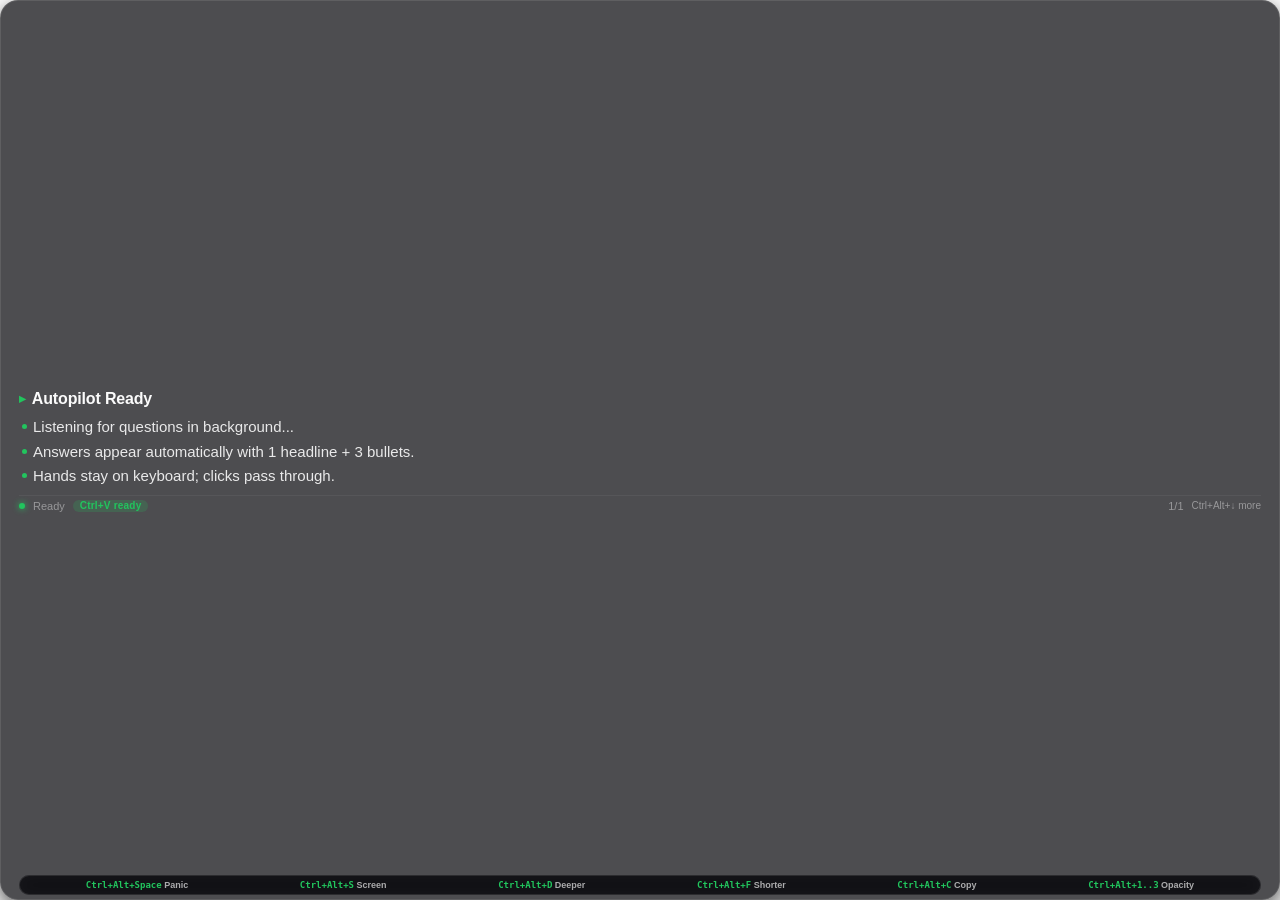
<file: panels/prompter.html>
<!DOCTYPE html>
<html lang="en">
<head>
  <meta charset="UTF-8">
  <meta name="viewport" content="width=device-width, initial-scale=1.0">
  <title>Prompter</title>
  <link rel="stylesheet" href="../src/styles/tokens.css">
  <link rel="stylesheet" href="../src/styles/panel.css">
  <style>
    * {
      box-sizing: border-box;
      margin: 0;
      padding: 0;
    }
    html, body {
      width: 100%;
      height: 100%;
      overflow: hidden;
      background: transparent;
      user-select: none;
      -webkit-user-select: none;
    }
    .prompter-container {
      width: 100%;
      height: 100vh;
      display: flex;
      flex-direction: column;
      justify-content: center;
      padding: 12px 18px;
      background: var(--surface-1);
      backdrop-filter: var(--blur-panel);
      -webkit-backdrop-filter: var(--blur-panel);
      border: 1px solid var(--border-1);
      border-radius: var(--r-panel);
      box-shadow: var(--shadow-panel);
      transition: opacity 400ms ease, background 200ms ease, border-color 200ms ease;
      position: relative;
    }
    .prompter-container.is-stale {
      opacity: 0.35;
    }
    .prompter-container.is-speculative .ph {
      opacity: 0.55;
      font-style: italic;
    }

    /* Main prompter view */
    .p-view {
      display: flex;
      flex-direction: column;
      gap: 6px;
      width: 100%;
    }

    /* Headline */
    .ph {
      font: 700 16px/1.35 var(--font);
      color: var(--text-0);
      letter-spacing: -0.01em;
      white-space: nowrap;
      overflow: hidden;
      text-overflow: ellipsis;
      min-height: 22px;
      display: flex;
      align-items: center;
      gap: 6px;
    }
    .ph-icon {
      color: var(--accent);
      font-size: 13px;
      flex: 0 0 auto;
    }

    /* Bullets */
    .pb {
      margin: 0;
      padding: 0;
      list-style: none;
      display: flex;
      flex-direction: column;
      gap: 3px;
      min-height: 66px;
    }
    .pb li {
      font: 500 15px/1.45 var(--font);
      color: var(--text-1);
      padding-left: 14px;
      position: relative;
      white-space: nowrap;
      overflow: hidden;
      text-overflow: ellipsis;
    }
    .pb li::before {
      content: '';
      position: absolute;
      left: 3px;
      top: 8px;
      width: 5px;
      height: 5px;
      border-radius: 50%;
      background: var(--accent);
    }
    .pb li.enter {
      animation: slide 180ms cubic-bezier(.2, .8, .2, 1);
    }
    @keyframes slide {
      from {
        opacity: 0;
        transform: translateY(4px);
      }
      to {
        opacity: 1;
        transform: none;
      }
    }

    /* Footer */
    .pf {
      display: flex;
      align-items: center;
      justify-content: space-between;
      font: 500 11px/1 var(--font);
      color: var(--text-3);
      padding-top: 4px;
      margin-top: 2px;
      border-top: 1px solid var(--border-0);
    }
    .pf-left, .pf-right {
      display: flex;
      align-items: center;
      gap: 8px;
    }
    .status-dot {
      width: 6px;
      height: 6px;
      border-radius: 50%;
      background: var(--accent);
      box-shadow: 0 0 6px var(--accent);
      display: inline-block;
      transition: background 180ms ease;
    }
    .status-dot.listening {
      background: var(--info);
      box-shadow: 0 0 6px var(--info);
      animation: pulse 1.4s infinite;
    }
    .status-dot.speculative {
      background: var(--warning);
      box-shadow: 0 0 6px var(--warning);
    }
    .status-dot.busy {
      background: var(--accent);
      animation: pulse 0.8s infinite;
    }
    @keyframes pulse {
      0%, 100% { opacity: 1; transform: scale(1); }
      50% { opacity: 0.4; transform: scale(1.3); }
    }
    .copy-badge {
      display: inline-flex;
      align-items: center;
      gap: 4px;
      padding: 1px 7px;
      border-radius: 999px;
      background: color-mix(in srgb, var(--accent) 18%, transparent);
      color: var(--accent);
      font-weight: 700;
      font-size: 10px;
      letter-spacing: 0.02em;
    }
    .more-hint {
      color: var(--text-3);
      font-size: 10px;
    }

    /* Expandable Detail View */
    .p-detail {
      display: flex;
      position: absolute;
      top: 0;
      left: 0;
      right: 0;
      bottom: 0;
      background: var(--surface-1);
      border-radius: var(--r-panel);
      padding: 14px 18px;
      overflow-y: auto;
      z-index: 10;
      flex-direction: column;
      gap: 8px;
      opacity: 0;
      pointer-events: none;
      transition: opacity 180ms ease;
    }
    .p-detail.open {
      opacity: 1;
      pointer-events: auto;
    }
    .p-detail-head {
      display: flex;
      justify-content: space-between;
      align-items: center;
      font: 700 13px/1 var(--font);
      color: var(--text-0);
      border-bottom: 1px solid var(--border-1);
      padding-bottom: 6px;
    }
    .p-detail-content {
      font: 400 13px/1.6 var(--font);
      color: var(--text-1);
      white-space: pre-wrap;
      word-break: break-word;
    }
    .p-detail-code {
      font: 500 12px/1.5 var(--font-mono);
      background: rgba(0, 0, 0, 0.4);
      padding: 10px;
      border-radius: var(--r-card);
      border: 1px solid var(--border-1);
      color: #e2e8f0;
      max-height: 220px;
      overflow-y: auto;
    }

    /* Hint bar shown on holding Alt */
    .hint-bar {
      position: absolute;
      bottom: 4px;
      left: 18px;
      right: 18px;
      height: 20px;
      background: var(--surface-hud);
      border: 1px solid var(--border-1);
      border-radius: 999px;
      display: flex;
      align-items: center;
      justify-content: space-around;
      padding: 0 10px;
      font: 600 9px/1 var(--font);
      color: var(--text-2);
      z-index: 20;
      backdrop-filter: blur(8px);
      animation: fadeIn 120ms ease;
    }
    .hint-bar kbd {
      color: var(--accent);
      font-weight: 700;
    }
    @keyframes fadeIn {
      from { opacity: 0; transform: translateY(3px); }
      to { opacity: 1; transform: translateY(0); }
    }
  </style>
</head>
<body>
  <div class="prompter-container" id="prompter">
    <!-- Condensed Strip View -->
    <div class="p-view" id="pView">
      <div class="ph" id="headline">
        <span class="ph-icon">▸</span>
        <span id="headlineText">Autopilot Ready</span>
      </div>
      <ul class="pb" id="bullets">
        <li>Listening for questions in background...</li>
        <li>Answers appear automatically with 1 headline + 3 bullets.</li>
        <li>Hands stay on keyboard; clicks pass through.</li>
      </ul>
      <div class="pf">
        <div class="pf-left">
          <span class="status-dot" id="statusDot" title="Autopilot state"></span>
          <span id="stateLabel">Ready</span>
          <span class="copy-badge" id="copyBadge" hidden>Ctrl+V ready</span>
        </div>
        <div class="pf-right">
          <span id="pager">1/1</span>
          <span class="more-hint" id="moreHint">Ctrl+Alt+↓ more</span>
        </div>
      </div>
    </div>

    <!-- Expanded Detail / Code View -->
    <div class="p-detail" id="pDetail">
      <div class="p-detail-head">
        <span id="detailTitle">Full Detail</span>
        <span style="font-size: 10px; color: var(--text-3);">Ctrl+Alt+↑ to return</span>
      </div>
      <div class="p-detail-content" id="detailContent"></div>
    </div>

    <!-- Alt-hold Cheat-Sheet Hint Bar -->
    <div class="hint-bar" id="hintBar" hidden>
      <span><kbd>Ctrl+Alt+Space</kbd> Panic</span>
      <span><kbd>Ctrl+Alt+S</kbd> Screen</span>
      <span><kbd>Ctrl+Alt+D</kbd> Deeper</span>
      <span><kbd>Ctrl+Alt+F</kbd> Shorter</span>
      <span><kbd>Ctrl+Alt+C</kbd> Copy</span>
      <span><kbd>Ctrl+Alt+1..3</kbd> Opacity</span>
    </div>
  </div>

  <script>
    (function () {
      const container = document.getElementById('prompter');
      const headlineText = document.getElementById('headlineText');
      const bulletsList = document.getElementById('bullets');
      const statusDot = document.getElementById('statusDot');
      const stateLabel = document.getElementById('stateLabel');
      const copyBadge = document.getElementById('copyBadge');
      const pager = document.getElementById('pager');
      const pDetail = document.getElementById('pDetail');
      const detailTitle = document.getElementById('detailTitle');
      const detailContent = document.getElementById('detailContent');
      const hintBar = document.getElementById('hintBar');

      // History buffer for Ctrl+Alt+Left / Ctrl+Alt+Right navigation
      const history = [];
      let historyIndex = -1;
      let isDetailOpen = false;
      let staleTimer = null;
      let isSpeculative = false;

      // Maximum word budgets per spec
      const MAX_HEADLINE_WORDS = 10;
      const MAX_BULLET_WORDS = 14;

      function resetStaleTimer() {
        container.classList.remove('is-stale');
        clearTimeout(staleTimer);
        staleTimer = setTimeout(() => {
          container.classList.add('is-stale');
        }, 25000); // 25s inactivity fade
      }

      function truncateWords(str, maxWords) {
        if (!str) return '';
        const words = str.trim().split(/\s+/);
        if (words.length <= maxWords) return str;
        return words.slice(0, maxWords).join(' ') + '...';
      }

      function updatePager() {
        if (history.length === 0) {
          pager.textContent = '0/0';
        } else {
          pager.textContent = `${historyIndex + 1}/${history.length}`;
        }
      }

      function renderAnswer(item, isStreaming = false) {
        resetStaleTimer();
        if (!item) return;

        // Headline
        const rawHeadline = item.headline || 'Analyzing...';
        headlineText.textContent = truncateWords(rawHeadline.replace(/^HEADLINE:\s*/i, ''), MAX_HEADLINE_WORDS);

        // Bullets
        bulletsList.innerHTML = '';
        const bullets = item.bullets || [];
        bullets.slice(0, 3).forEach((bulletText, i) => {
          const li = document.createElement('li');
          const cleanText = bulletText.replace(/^-\s*/, '').trim();
          li.textContent = truncateWords(cleanText, MAX_BULLET_WORDS);
          li.className = 'enter';
          bulletsList.appendChild(li);
        });

        // Copy badge
        if (item.code) {
          const lineCount = item.code.trim().split('\n').length;
          const isMac = navigator.platform.toUpperCase().indexOf('MAC') >= 0;
          copyBadge.textContent = `${isMac ? '⌘V' : 'Ctrl+V'} ready · ${lineCount}L`;
          copyBadge.hidden = false;
        } else {
          copyBadge.hidden = true;
        }

        // Detail view preparation
        detailTitle.textContent = item.headline || 'Detail View';
        let detailHtml = '';
        if (item.bullets && item.bullets.length > 0) {
          detailHtml += '<div style="margin-bottom:8px;">' + item.bullets.map(b => '• ' + b).join('<br>') + '</div>';
        }
        if (item.code) {
          detailHtml += `<div class="p-detail-code">${escapeHtml(item.code)}</div>`;
        }
        if (item.fullText && !item.code && (!item.bullets || item.bullets.length === 0)) {
          detailHtml += `<div style="font-size:13px; line-height:1.5;">${escapeHtml(item.fullText)}</div>`;
        }
        detailContent.innerHTML = detailHtml;

        // Speculative styling
        if (item.isSpeculative) {
          container.classList.add('is-speculative');
          statusDot.className = 'status-dot speculative';
          stateLabel.textContent = 'Speculative...';
        } else {
          container.classList.remove('is-speculative');
          statusDot.className = 'status-dot';
          stateLabel.textContent = isStreaming ? 'Streaming...' : 'Ready';
        }
      }

      function escapeHtml(text) {
        return String(text)
          .replace(/&/g, '&amp;')
          .replace(/</g, '&lt;')
          .replace(/>/g, '&gt;')
          .replace(/"/g, '&quot;');
      }

      function pushAnswer(item) {
        history.push(item);
        historyIndex = history.length - 1;
        updatePager();
        renderAnswer(item);
      }

      // IPC Listeners from preload
      if (window.electronAPI) {
        // Stream start
        window.electronAPI.receive?.('prompter:stream-start', (data) => {
          resetStaleTimer();
          statusDot.className = 'status-dot busy';
          stateLabel.textContent = 'Thinking...';
          renderAnswer({
            headline: data.headline || 'Generating answer...',
            bullets: [],
            isSpeculative: !!data.isSpeculative
          }, true);
        });

        // Stream delta / chunk
        window.electronAPI.receive?.('prompter:stream-delta', (data) => {
          resetStaleTimer();
          if (data.headline) {
            headlineText.textContent = truncateWords(data.headline.replace(/^HEADLINE:\s*/i, ''), MAX_HEADLINE_WORDS);
          }
          if (data.bullets && Array.isArray(data.bullets)) {
            bulletsList.innerHTML = '';
            data.bullets.slice(0, 3).forEach((b) => {
              const li = document.createElement('li');
              li.textContent = truncateWords(b.replace(/^-\s*/, '').trim(), MAX_BULLET_WORDS);
              bulletsList.appendChild(li);
            });
          }
        });

        // Final payload
        window.electronAPI.receive?.('prompter:update', (data) => {
          pushAnswer(data);
        });

        // No problem found escape hatch
        window.electronAPI.receive?.('prompter:no-problem', () => {
          pushAnswer({
            headline: 'No problem detected',
            bullets: [
              'No clear coding question or stack trace found.',
              'Ctrl+Alt+S to capture screen again.',
              'Ctrl+Alt+W to whisper a direct question.'
            ]
          });
        });

        // State update
        window.electronAPI.receive?.('prompter:state', (state) => {
          if (state.listening) {
            statusDot.className = 'status-dot listening';
            stateLabel.textContent = 'Listening...';
          } else {
            statusDot.className = 'status-dot';
            stateLabel.textContent = 'Ready';
          }
        });

        // Navigation chords
        window.electronAPI.receive?.('prompter:action', (action) => {
          if (action === 'toggle-more') {
            isDetailOpen = !isDetailOpen;
            pDetail.classList.toggle('open', isDetailOpen);
            // Detail drawer overlays in-place. Never resize the window —
            // a strip that grows on every answer draws the eye.
          } else if (action === 'close-more') {
            isDetailOpen = false;
            pDetail.classList.remove('open');
          } else if (action === 'prev') {
            if (historyIndex > 0) {
              historyIndex--;
              updatePager();
              renderAnswer(history[historyIndex]);
            }
          } else if (action === 'next') {
            if (historyIndex < history.length - 1) {
              historyIndex++;
              updatePager();
              renderAnswer(history[historyIndex]);
            }
          }
        });

        // Blackout mode
        window.electronAPI.onBlackout?.((isBlackout) => {
          document.documentElement.classList.toggle('blackout', !!isBlackout);
        });
      }

      // Alt key detection for quick cheat-sheet hint bar
      window.addEventListener('keydown', (e) => {
        if (e.key === 'Alt') {
          hintBar.hidden = false;
        }
      });
      window.addEventListener('keyup', (e) => {
        if (e.key === 'Alt') {
          hintBar.hidden = true;
        }
      });

      // Initial stale timer
      resetStaleTimer();
    })();
  </script>
</body>
</html>
</file>
<file: src/styles/tokens.css>
/* OpenCluely Smog-grade Design Tokens */

:root {
  /* Typography */
  --font: 'Inter', -apple-system, BlinkMacSystemFont, 'Segoe UI', Roboto, Helvetica, Arial, sans-serif;
  --font-mono: 'JetBrains Mono', 'Fira Code', ui-monospace, SFMono-Regular, Menlo, Monaco, Consolas, monospace;

  /* Accent & Status Colors */
  --accent: #22c55e;
  --accent-rgb: 34, 197, 94;
  --danger: #ff4757;
  --danger-rgb: 255, 71, 87;
  --info: #3b82f6;
  --info-rgb: 59, 130, 246;
  --warning: #eab308;
  --warning-rgb: 234, 179, 8;

  /* Surfaces (Dark / Default) */
  --surface-1: rgba(18, 18, 22, 0.75);
  --surface-2: rgba(255, 255, 255, 0.05);
  --surface-3: rgba(255, 255, 255, 0.09);
  --surface-hud: rgba(14, 14, 18, 0.82);
  --surface-alpha: 0.75;

  /* Borders */
  --border-1: rgba(255, 255, 255, 0.10);
  --border-0: rgba(255, 255, 255, 0.05);
  --border-focus: rgba(34, 197, 94, 0.5);

  /* Typography / Text */
  --text-0: rgba(255, 255, 255, 0.98);
  --text-1: rgba(255, 255, 255, 0.88);
  --text-2: rgba(255, 255, 255, 0.65);
  --text-3: rgba(255, 255, 255, 0.42);

  /* Radii */
  --r-panel: 18px;
  --r-card: 12px;
  --r-pill: 999px;
  --r-input: 8px;

  /* Blurs (capped for performance) */
  --blur-panel: blur(24px);
  --blur-hud: blur(18px);

  /* Shadows */
  --shadow-hud: 0 8px 32px rgba(0, 0, 0, 0.45), 0 2px 8px rgba(0, 0, 0, 0.25);
  --shadow-panel: 0 16px 40px rgba(0, 0, 0, 0.5), 0 4px 12px rgba(0, 0, 0, 0.3);
  --shadow-1: 0 2px 8px rgba(0, 0, 0, 0.25);

  /* Motion */
  --t: 120ms cubic-bezier(0.2, 0.8, 0.2, 1);
  --t-panel: 180ms cubic-bezier(0.16, 1, 0.3, 1);
}

/* Light Theme Support */
[data-theme="light"] {
  --surface-1: rgba(245, 245, 248, 0.82);
  --surface-2: rgba(0, 0, 0, 0.04);
  --surface-3: rgba(0, 0, 0, 0.08);
  --surface-hud: rgba(255, 255, 255, 0.88);
  --border-1: rgba(0, 0, 0, 0.12);
  --border-0: rgba(0, 0, 0, 0.06);
  --text-0: #0f172a;
  --text-1: #1e293b;
  --text-2: #475569;
  --text-3: #94a3b8;
  --shadow-hud: 0 8px 24px rgba(0, 0, 0, 0.12), 0 2px 6px rgba(0, 0, 0, 0.06);
  --shadow-panel: 0 16px 36px rgba(0, 0, 0, 0.16), 0 4px 10px rgba(0, 0, 0, 0.08);
}

/* Blackout Shortcut / Stealth Maximum Readability Mode */
html.blackout {
  --surface-1: rgba(0, 0, 0, 0.94) !important;
  --surface-2: rgba(255, 255, 255, 0.04) !important;
  --surface-3: rgba(255, 255, 255, 0.08) !important;
  --surface-hud: rgba(0, 0, 0, 0.96) !important;
  --blur-panel: blur(4px) !important;
  --blur-hud: blur(4px) !important;
  --border-1: rgba(255, 255, 255, 0.18) !important;
  --border-0: rgba(255, 255, 255, 0.08) !important;
}

/* Linux Fallback (opaque, no expensive backdrop blur) */
html.platform-linux {
  --surface-1: rgba(12, 12, 14, 0.96);
  --surface-hud: rgba(14, 14, 18, 0.98);
  --blur-panel: none;
  --blur-hud: none;
}
</file>
<file: src/styles/panel.css>
/* OpenCluely Smog-grade Shared Panel Shell */
@import url('./tokens.css');

* {
  box-sizing: border-box;
}

body {
  margin: 0;
  padding: 0;
  background: transparent !important;
  color: var(--text-1);
  font-family: var(--font);
  overflow: hidden;
  user-select: none;
  -webkit-font-smoothing: antialiased;
}

/* Base Panel Container */
.panel {
  display: flex;
  flex-direction: column;
  height: 100vh;
  width: 100vw;
  overflow: hidden;
  background: var(--surface-1);
  backdrop-filter: var(--blur-panel);
  -webkit-backdrop-filter: var(--blur-panel);
  border: 1px solid var(--border-1);
  border-radius: var(--r-panel);
  box-shadow: var(--shadow-panel);
  color: var(--text-1);
  font: 400 13px/1.55 var(--font);
  transition: opacity var(--t-panel), transform var(--t-panel);
}

/* Panel Header */
.panel-head {
  display: flex;
  align-items: center;
  gap: 10px;
  height: 46px;
  padding: 0 14px;
  flex: 0 0 auto;
  border-bottom: 1px solid var(--border-1);
  background: var(--surface-2);
  -webkit-app-region: drag;
  user-select: none;
}

.panel-title {
  display: flex;
  align-items: center;
  gap: 8px;
  font: 600 13px/1 var(--font);
  color: var(--text-0);
  letter-spacing: -0.01em;
}

.panel-title i {
  color: var(--accent);
  font-size: 13px;
}

.panel-head .spacer {
  flex: 1;
}

.panel-head button,
.panel-head .chip,
.panel-head .seg {
  -webkit-app-region: no-drag;
}

/* Panel Body & Footer */
.panel-body {
  flex: 1;
  overflow-y: auto;
  overflow-x: hidden;
  padding: 14px;
  -webkit-app-region: no-drag;
  user-select: text;
}

.panel-foot {
  flex: 0 0 auto;
  padding: 10px 14px;
  border-top: 1px solid var(--border-1);
  background: var(--surface-2);
  -webkit-app-region: no-drag;
}

/* Card-in-Card Architecture */
.card {
  background: var(--surface-2);
  border: 1px solid var(--border-1);
  border-radius: var(--r-card);
  padding: 12px;
  transition: border-color var(--t), background var(--t);
}

.card + .card {
  margin-top: 10px;
}

.card:hover {
  border-color: rgba(255, 255, 255, 0.16);
}

.label {
  font: 600 11px/1 var(--font);
  letter-spacing: 0.06em;
  text-transform: uppercase;
  color: var(--text-3);
  margin-bottom: 8px;
  display: flex;
  align-items: center;
  gap: 6px;
}

/* Chips & Pills */
.chip {
  display: inline-flex;
  align-items: center;
  gap: 6px;
  height: 24px;
  padding: 0 9px;
  border-radius: var(--r-pill);
  background: var(--surface-3);
  border: 1px solid var(--border-1);
  font: 600 11px/1 var(--font);
  color: var(--text-2);
  white-space: nowrap;
}

.chip.is-live {
  color: var(--danger);
  border-color: color-mix(in srgb, var(--danger) 35%, transparent);
}

.chip.is-ok {
  color: var(--accent);
  border-color: color-mix(in srgb, var(--accent) 35%, transparent);
}

.chip b {
  color: var(--text-0);
  font-weight: 700;
}

.chip i {
  opacity: 0.4;
  font-style: normal;
}

/* Buttons */
.hub-icon {
  width: 28px;
  height: 28px;
  border-radius: 50%;
  border: 0;
  background: transparent;
  color: var(--text-2);
  display: inline-flex;
  align-items: center;
  justify-content: center;
  cursor: pointer;
  -webkit-app-region: no-drag;
  transition: var(--t);
}

.hub-icon:hover {
  background: var(--surface-3);
  color: var(--text-0);
}

.hub-icon:focus-visible {
  outline: 2px solid var(--accent);
  outline-offset: 2px;
}

.btn-primary {
  display: inline-flex;
  align-items: center;
  justify-content: center;
  gap: 8px;
  height: 32px;
  padding: 0 14px;
  border: 0;
  border-radius: var(--r-pill);
  background: var(--accent);
  color: #052e16;
  font: 600 12px/1 var(--font);
  cursor: pointer;
  transition: var(--t);
}

.btn-primary:hover {
  filter: brightness(1.1);
  box-shadow: 0 0 12px color-mix(in srgb, var(--accent) 40%, transparent);
}

.btn-danger {
  display: inline-flex;
  align-items: center;
  justify-content: center;
  gap: 8px;
  height: 32px;
  padding: 0 14px;
  border: 1px solid var(--danger);
  border-radius: var(--r-pill);
  background: color-mix(in srgb, var(--danger) 15%, transparent);
  color: var(--danger);
  font: 600 12px/1 var(--font);
  cursor: pointer;
  transition: var(--t);
}

.btn-danger:hover {
  background: var(--danger);
  color: white;
}

/* Segmented Control */
.seg {
  display: inline-flex;
  padding: 2px;
  gap: 2px;
  background: var(--surface-3);
  border: 1px solid var(--border-1);
  border-radius: var(--r-pill);
  -webkit-app-region: no-drag;
}

.seg-btn {
  border: 0;
  background: transparent;
  color: var(--text-2);
  height: 24px;
  padding: 0 10px;
  border-radius: var(--r-pill);
  font: 600 11px/1 var(--font);
  cursor: pointer;
  transition: var(--t);
  white-space: nowrap;
}

.seg-btn:hover {
  color: var(--text-1);
}

.seg-btn.is-on {
  background: var(--surface-1);
  color: var(--text-0);
  box-shadow: var(--shadow-1);
}

/* Live Activity Line (Smog's signature status one-liner) */
.activity {
  display: flex;
  align-items: center;
  gap: 8px;
  font: 500 11px/1 var(--font);
  color: var(--text-3);
  padding: 8px 14px;
  border-top: 1px solid var(--border-1);
  background: var(--surface-2);
  flex: 0 0 auto;
  user-select: none;
  -webkit-app-region: no-drag;
}

.activity .pulse {
  width: 6px;
  height: 6px;
  border-radius: 50%;
  background: var(--accent);
  animation: pulseDot 1.2s infinite;
  flex: 0 0 auto;
}

@keyframes pulseDot {
  0%, 100% { transform: scale(1); opacity: 1; }
  50% { transform: scale(1.6); opacity: 0.4; }
}

/* Utterance Stream */
.utt {
  display: flex;
  gap: 8px;
  padding: 8px 0;
  border-bottom: 1px solid var(--border-0);
  align-items: baseline;
}

.utt .spk {
  flex: 0 0 auto;
  height: 20px;
  padding: 0 8px;
  border-radius: var(--r-pill);
  font: 700 10px/20px var(--font);
  letter-spacing: 0.02em;
}

.utt[data-spk="you"] .spk {
  background: color-mix(in srgb, var(--accent) 18%, transparent);
  color: var(--accent);
}

.utt[data-spk="them"] .spk {
  background: color-mix(in srgb, var(--info) 18%, transparent);
  color: var(--info);
}

.utt .t {
  flex: 0 0 auto;
  color: var(--text-3);
  font: 500 11px/20px var(--font-mono);
}

.utt .txt {
  flex: 1;
  color: var(--text-1);
  line-height: 1.5;
  word-break: break-word;
}

.utt.is-interim .txt {
  opacity: 0.55;
  font-style: italic;
}

/* Code Card */
.codecard {
  background: rgba(0, 0, 0, 0.4);
  border: 1px solid var(--border-1);
  border-radius: var(--r-card);
  overflow: hidden;
  margin: 10px 0;
}

.codecard-head {
  display: flex;
  align-items: center;
  justify-content: space-between;
  padding: 6px 12px;
  background: var(--surface-2);
  border-bottom: 1px solid var(--border-1);
  font: 600 11px/1 var(--font-mono);
  color: var(--text-2);
}

.codecard-copy {
  border: 0;
  background: transparent;
  color: var(--text-2);
  font: 500 11px/1 var(--font);
  cursor: pointer;
  display: inline-flex;
  align-items: center;
  gap: 5px;
  padding: 3px 8px;
  border-radius: 4px;
  transition: var(--t);
}

.codecard-copy:hover {
  background: var(--surface-3);
  color: var(--text-0);
}

/* Scrollbar Styling */
::-webkit-scrollbar {
  width: 6px;
  height: 6px;
}

::-webkit-scrollbar-track {
  background: transparent;
}

::-webkit-scrollbar-thumb {
  background: rgba(255, 255, 255, 0.15);
  border-radius: 999px;
}

::-webkit-scrollbar-thumb:hover {
  background: rgba(255, 255, 255, 0.25);
}
</file>
